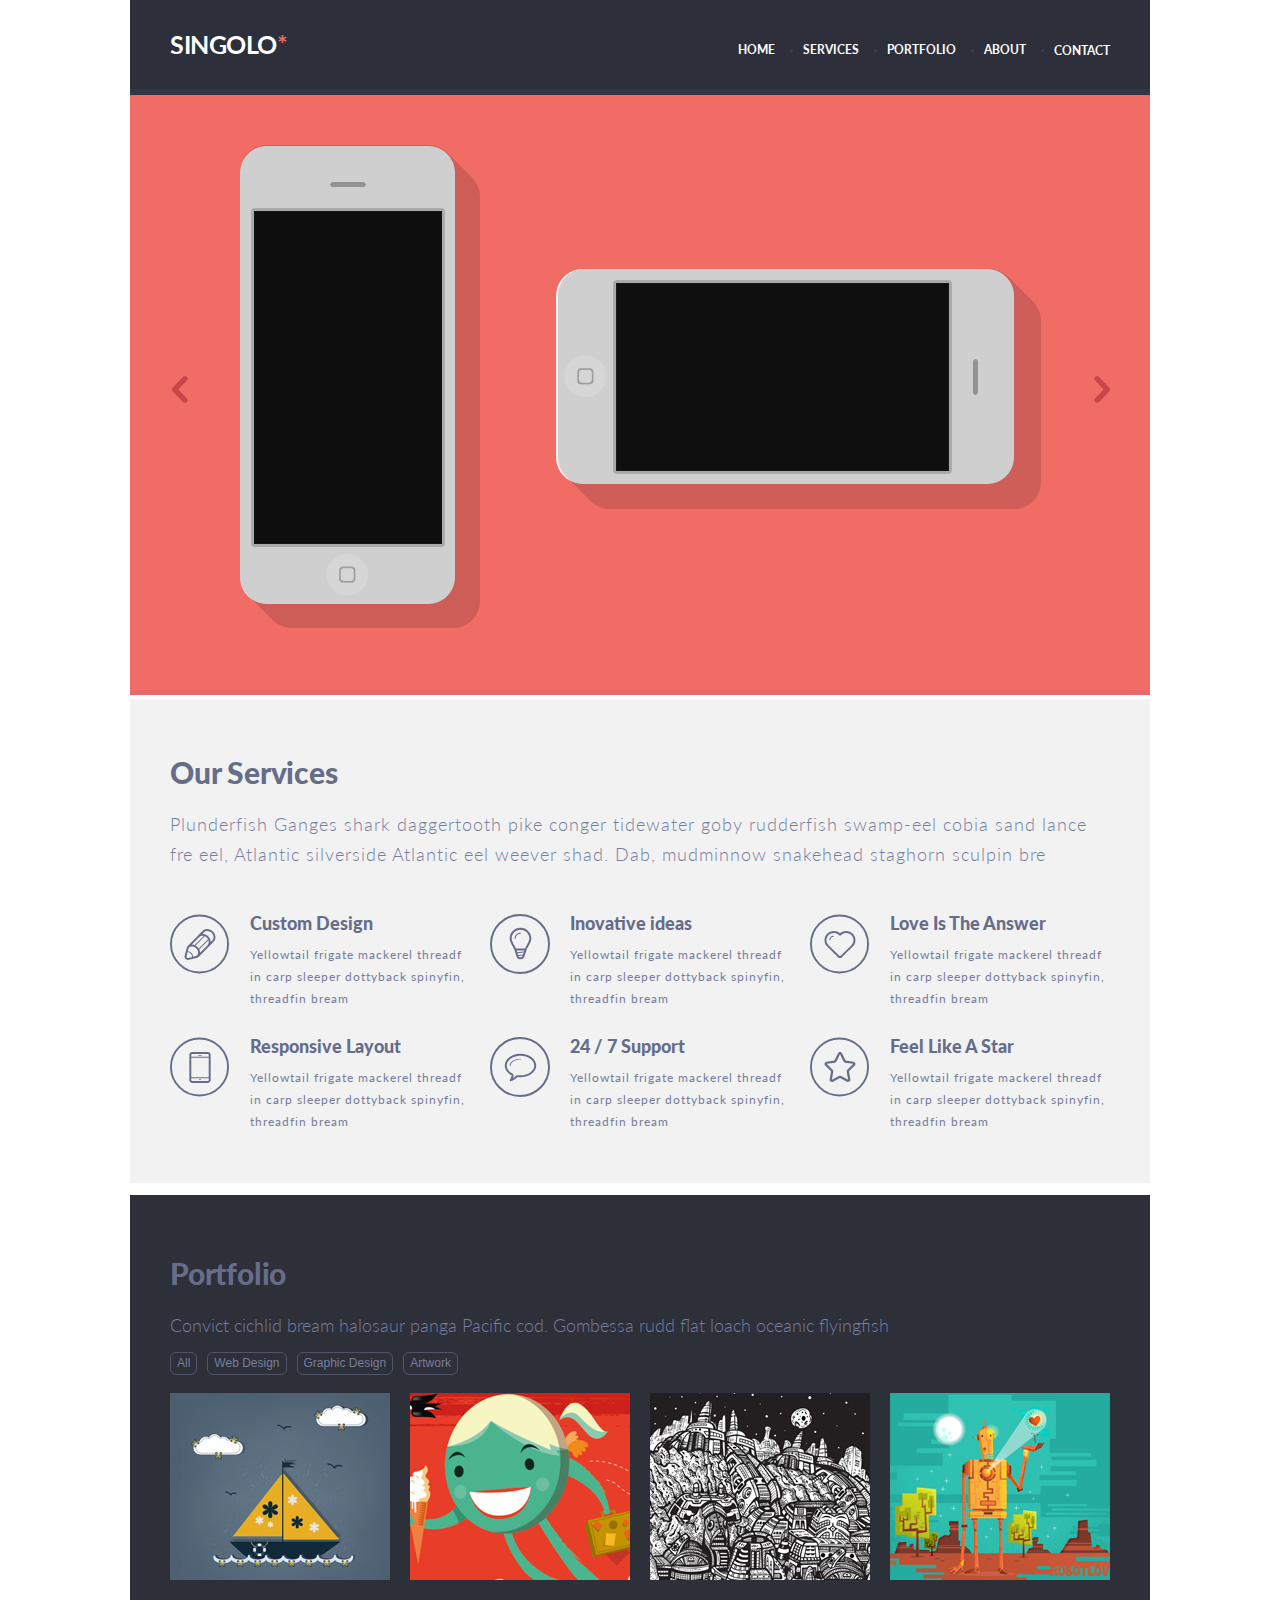
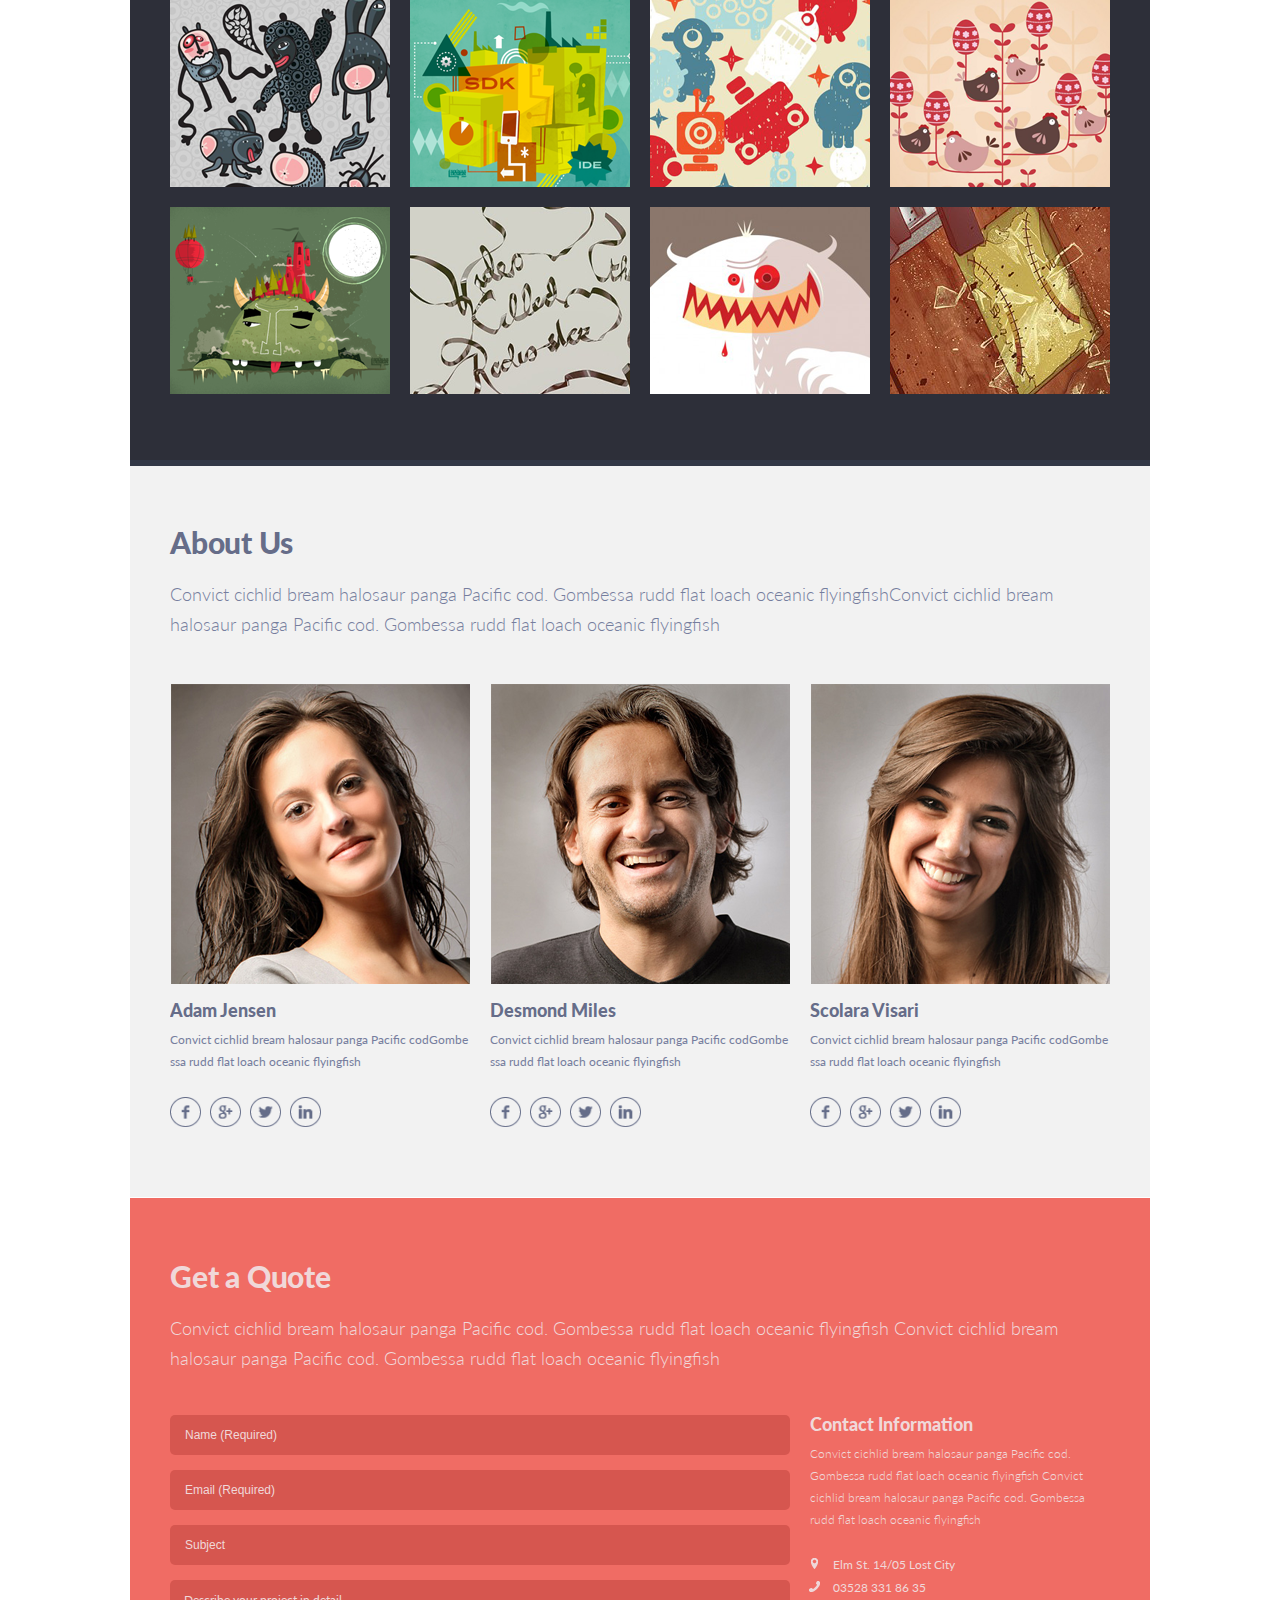
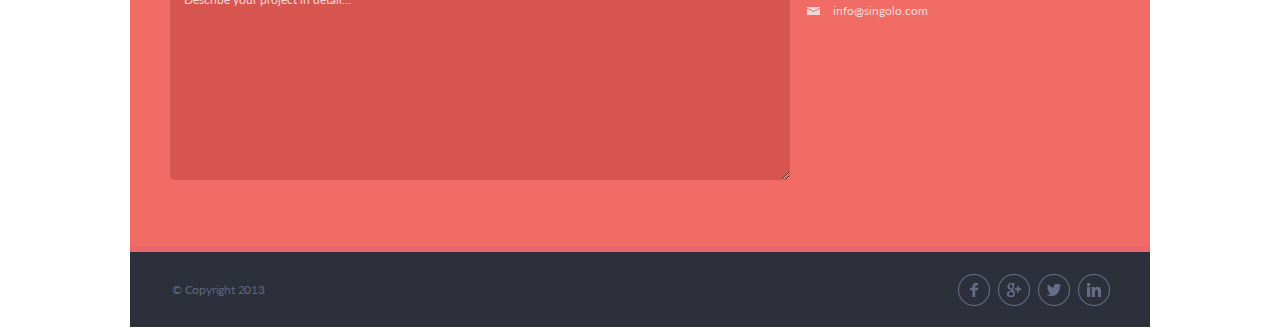
<file: index.html>
<!DOCTYPE html>
<html lang="en">
<head>
	<meta charset="UTF-8">
	<title>Index</title>
	<link href="https://fonts.googleapis.com/css?family=Lato:300,400,700,900&display=swap" rel="stylesheet">
	<link href="style.css" rel="stylesheet">
</head>
<body>
	<header>
		<h1>Singolo</h1>
		<nav>
			<ul> 
				<li><a href='#'>Home</a></li>
				<li><a href='#'>Services</a></li>
				<li><a href='#'>Portfolio</a></li>
				<li><a href='#'>About</a></li>
				<li><a href='#'>Contact</a></li>
			</ul>
		</nav>
	</header>
	<main>
		<div class="slider">
			<div class="slider-left  arrow">
				<img src="assets/img/arr-left.png" alt="prew">
			</div>
			<div class="vertical">
				<img class="shadow-vertical" src="assets/img/Shadow.png">
				
				<img src="assets/img/phone.png">
				
		
			</div>
			<div class="horizontal">
				<img class="shadow-horizontal" src="assets/img/Shadow.png">
				<img src="assets/img/phone.png">
			</div>
			<div class="slider-right arrow">
				<img src="assets/img/arr-right.png" alt="next">
			</div>
		</div>
		<div class="slider-bottom"></div>
		 <div class="service-block">
		 	<h2> Our Services </h2>
		 	<p> Plunderfish Ganges shark daggertooth pike conger tidewater goby rudderfish swamp-eel cobia sand lance fre eel, Atlantic silverside Atlantic eel weever shad. Dab, mudminnow snakehead staghorn sculpin bre </p>
		 	<div class="services-list">
		 		<div class="service">
		 			<img src="assets/img/pen.svg">
		 			<div class="service-text">
		 				<h3> Custom Design</h3>
		 				<p> Yellowtail frigate mackerel threadf in carp sleeper dottyback spinyfin, threadfin bream</p>
		 			</div>
		 			
		 		</div>
		 		<div class="service">
		 			<img src="assets/img/bulb.svg">
		 			<div class="service-text">
		 				<h3> Inovative ideas</h3>	
		 				<p> Yellowtail frigate mackerel threadf in carp sleeper dottyback spinyfin, threadfin bream</p>
		 			</div>
		 		</div>
		 		<div class="service">
		 			<img src="assets/img/heart.svg">
		 			<div class="service-text">
		 				<h3> Love Is The Answer </h3>
		 				<p> Yellowtail frigate mackerel threadf in carp sleeper dottyback spinyfin, threadfin bream</p>
		 			</div>
		 		</div>
		 		<div class="service">
		 			<img src="assets/img/phone.svg">
		 			<div class="service-text">
		 				<h3> Responsive Layout</h3>
		 				<p> Yellowtail frigate mackerel threadf in carp sleeper dottyback spinyfin, threadfin bream</p>
		 			</div>
		 			
		 		</div>
		 		<div class="service">
		 			<img src="assets/img/bubble.svg">
		 			<div class="service-text">
		 				<h3> 24 / 7 Support</h3>
		 				<p> Yellowtail frigate mackerel threadf in carp sleeper dottyback spinyfin, threadfin bream</p>
		 			</div>
		 			
		 		</div>
		 		<div class="service">
		 			<img src="assets/img/star.svg">
		 			<div class="service-text">
		 				<h3> Feel Like A Star </h3>
		 				<p> Yellowtail frigate mackerel threadf in carp sleeper dottyback spinyfin, threadfin bream</p>
		 			</div>
		 			
		 		</div>
		 	</div>
		</div>
	</main>
	<div class="portfolio">
		<h2> Portfolio </h2>
		<p> Convict cichlid bream halosaur panga Pacific cod. Gombessa rudd flat loach oceanic flyingfish </p>
		<div class="image-choice-block">
			<button class="image-choice-button"> All </button>
			<button class="image-choice-button"> Web Design </button>
			<button class="image-choice-button"> Graphic Design</button>
			<button class="image-choice-button"> Artwork </button>
		</div>
		<div class="portfolio-images-block">
			<div class="portfolio-image img1"></div>
			<div class="portfolio-image img2"></div>
			<div class="portfolio-image img3"></div>
			<div class="portfolio-image img4"></div>
			<div class="portfolio-image img5"></div>
			<div class="portfolio-image img6"></div>
			<div class="portfolio-image img7"></div>
			<div class="portfolio-image img8"></div>
			<div class="portfolio-image img9"></div>
			<div class="portfolio-image img10"></div>
			<div class="portfolio-image img11"></div>
			<div class="portfolio-image img12"></div>
		</div>
	</div>
		<div class="about">
			<h2> About Us </h2>
			<p> Convict cichlid bream halosaur panga Pacific cod. Gombessa rudd flat loach oceanic flyingfishConvict cichlid bream halosaur panga Pacific cod. Gombessa rudd flat loach oceanic flyingfish </p>
			<div class="team">
				<div class="team-member">
					<div class="team-member-photo member-one"></div>
					<h3 class="team-member-name"> Adam Jensen </h3>
					<p> Convict cichlid bream halosaur panga Pacific codGombe ssa rudd flat loach oceanic flyingfish</p>
					<div class="social-info">
						<img src="assets/img/facebook.png" alt="fcb icon">
						<img src="assets/img/google+.png" alt="google icon">
						<img src="assets/img/twitter.png" alt="twitter icon">
						<img src="assets/img/linkedin.png" alt="linkedin icon">
					</div>
				</div>
				<div class="team-member">
					<div class="team-member-photo member-two"></div>
					<h3 class="team-member-name"> Desmond Miles </h3>
					<p> Convict cichlid bream halosaur panga Pacific codGombe ssa rudd flat loach oceanic flyingfish</p>
					<div class="social-info">
						<img src="assets/img/facebook.png" alt="fcb icon">
						<img src="assets/img/google+.png" alt="google icon">
						<img src="assets/img/twitter.png" alt="twitter icon">
						<img src="assets/img/linkedin.png" alt="linkedin icon">
					</div>
				</div>
				<div class="team-member">
					<div class="team-member-photo member-three"></div>
					<h3 class="team-member-name"> Scolara Visari </h3>
					<p> Convict cichlid bream halosaur panga Pacific codGombe ssa rudd flat loach oceanic flyingfish</p>
					<div class="social-info">
						<img src="assets/img/facebook.png" alt="fcb icon">
						<img src="assets/img/google+.png" alt="google icon">
						<img src="assets/img/twitter.png" alt="twitter icon">
						<img src="assets/img/linkedin.png" alt="linkedin icon">
					</div>
				</div>
			</div>
		</div>
	</div>
	<div class="feedback">
		<h2> Get a Quote </h2>
		<p> Convict cichlid bream halosaur panga Pacific cod. Gombessa rudd flat loach oceanic flyingfish Convict cichlid bream halosaur panga Pacific cod. Gombessa rudd flat loach oceanic flyingfish </p>
		<div class="form-and-contact-block">
			<form action="">
			<fieldset>
				<div class="group">
					<div class="group-field">
						<input id="username" type="text" name="username" placeholder="Name (Required)" required pattern="^[a-z0-9_-]{3,15}$">
					</div>
				</div>

				<div class="group">
					<div class="group-field">
						<input id="email" type="email" name="email" placeholder="Email (Required)" required pattern="^[a-z0-9_-]{3,15}$">
					</div>
				</div>

				<div class="group">
					<div class="group-field">
						<input id="subject" type="tel" type="text"  name="subject" placeholder="Subject" title="describe the theme">
					</div>
				</div>

				<div class="group">
					<div class="group-field">
						<textarea id="message" name="message" placeholder="Describe your project in detail..." required></textarea>
					</div>
				</div>
			</fieldset>
			</form>

			<div class="contact-info">
				<h3>Contact Information</h3>
				<p>Convict cichlid bream halosaur panga Pacific cod. Gombessa rudd flat loach oceanic flyingfish Convict cichlid bream halosaur panga Pacific cod. Gombessa rudd flat loach oceanic flyingfish</p>
				<ul class="contact-list">
					<li class="location"><span>Elm St. 14/05 Lost City</span></li>
					<li class="phone"> <a href="tel:035283318635">03528 331 86 35</a></li>
					<li class="mail"><a href="mailto:info@singolo.com">info@singolo.com</a> </li>
				</ul>
			</div>
		</div>
	</div>
	<footer>
		<div>
			<p>&copy; Copyright 2013</p>
		</div>
		<div class="social-info">
			<img src="assets/img/facebook.png" alt="fcb icon">
			<img src="assets/img/google+.png" alt="google icon">
			<img src="assets/img/twitter.png" alt="twitter icon">
			<img src="assets/img/linkedin.png" alt="linkedin icon">
		</div>
	</footer>
</body>
</html>
</file>
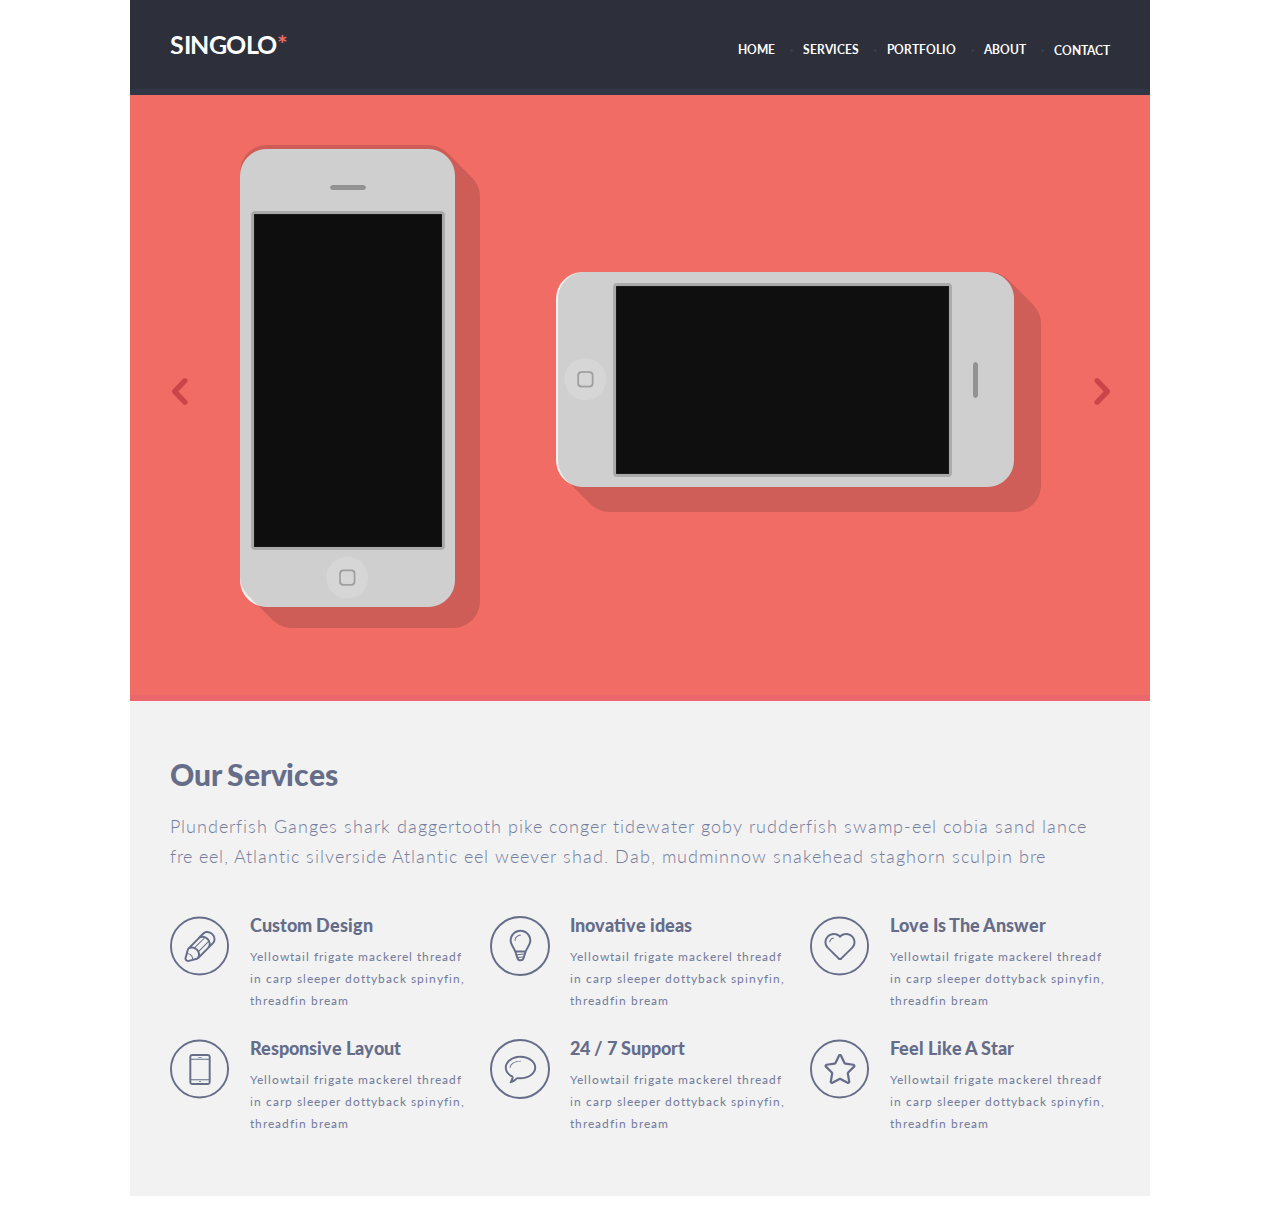
<file: singolo1.html>
<!DOCTYPE html>
<html lang="en">
<head>
	<meta charset="UTF-8">
	<title>Singolo Part I</title>
	<link href="https://fonts.googleapis.com/css?family=Lato:300,400,700,900&display=swap" rel="stylesheet">
	<link href="singolo1.css" rel="stylesheet">
</head>
<body>
	<header>
		<h1>Singolo</h1>
		<nav>
			<ul> 
				<li><a href='#'>Home</a></li>
				<li><a href='#'>Services</a></li>
				<li><a href='#'>Portfolio</a></li>
				<li><a href='#'>About</a></li>
				<li><a href='#'>Contact</a></li>
			</ul>
		</nav>
	</header>
	<main>
		<div class="slider">
			<div class="slider-left  arrow">
				<img src="assets/img/arr-left.png" alt="prew">
			</div>
			<div class="vertical">
				<img class="shadow-vertical" src="assets/img/Shadow.png">
				<img src="assets/img/phone.png">
			</div>
			<div class="horizontal">
				<img class="shadow-horizontal" src="assets/img/Shadow.png">
				<img src="assets/img/phone.png">
			</div>
			<div class="slider-right arrow">
				<img src="assets/img/arr-right.png" alt="next">
			</div>
		</div>
		<div class="slider-bottom"></div>
		 <div class="service-block">
		 	<h2> Our Services </h2>
		 	<p> Plunderfish Ganges shark daggertooth pike conger tidewater goby rudderfish swamp-eel cobia sand lance fre eel, Atlantic silverside Atlantic eel weever shad. Dab, mudminnow snakehead staghorn sculpin bre </p>
		 	<div class="services-list">
		 		<div class="service">
		 			<img src="assets/img/pen.svg">
		 			<div class="service-text">
		 				<h3> Custom Design</h3>
		 				<p> Yellowtail frigate mackerel threadf in carp sleeper dottyback spinyfin, threadfin bream</p>
		 			</div>
		 			
		 		</div>
		 		<div class="service">
		 			<img src="assets/img/bulb.svg">
		 			<div class="service-text">
		 				<h3> Inovative ideas</h3>	
		 				<p> Yellowtail frigate mackerel threadf in carp sleeper dottyback spinyfin, threadfin bream</p>
		 			</div>
		 		</div>
		 		<div class="service">
		 			<img src="assets/img/heart.svg">
		 			<div class="service-text">
		 				<h3> Love Is The Answer </h3>
		 				<p> Yellowtail frigate mackerel threadf in carp sleeper dottyback spinyfin, threadfin bream</p>
		 			</div>
		 		</div>
		 		<div class="service">
		 			<img src="assets/img/phone.svg">
		 			<div class="service-text">
		 				<h3> Responsive Layout</h3>
		 				<p> Yellowtail frigate mackerel threadf in carp sleeper dottyback spinyfin, threadfin bream</p>
		 			</div>
		 			
		 		</div>
		 		<div class="service">
		 			<img src="assets/img/bubble.svg">
		 			<div class="service-text">
		 				<h3> 24 / 7 Support</h3>
		 				<p> Yellowtail frigate mackerel threadf in carp sleeper dottyback spinyfin, threadfin bream</p>
		 			</div>
		 			
		 		</div>
		 		<div class="service">
		 			<img src="assets/img/star.svg">
		 			<div class="service-text">
		 				<h3> Feel Like A Star </h3>
		 				<p> Yellowtail frigate mackerel threadf in carp sleeper dottyback spinyfin, threadfin bream</p>
		 			</div>
		 			
		 		</div>
		 	</div>
		</div>
	</main>
</body>
</html>
</file>
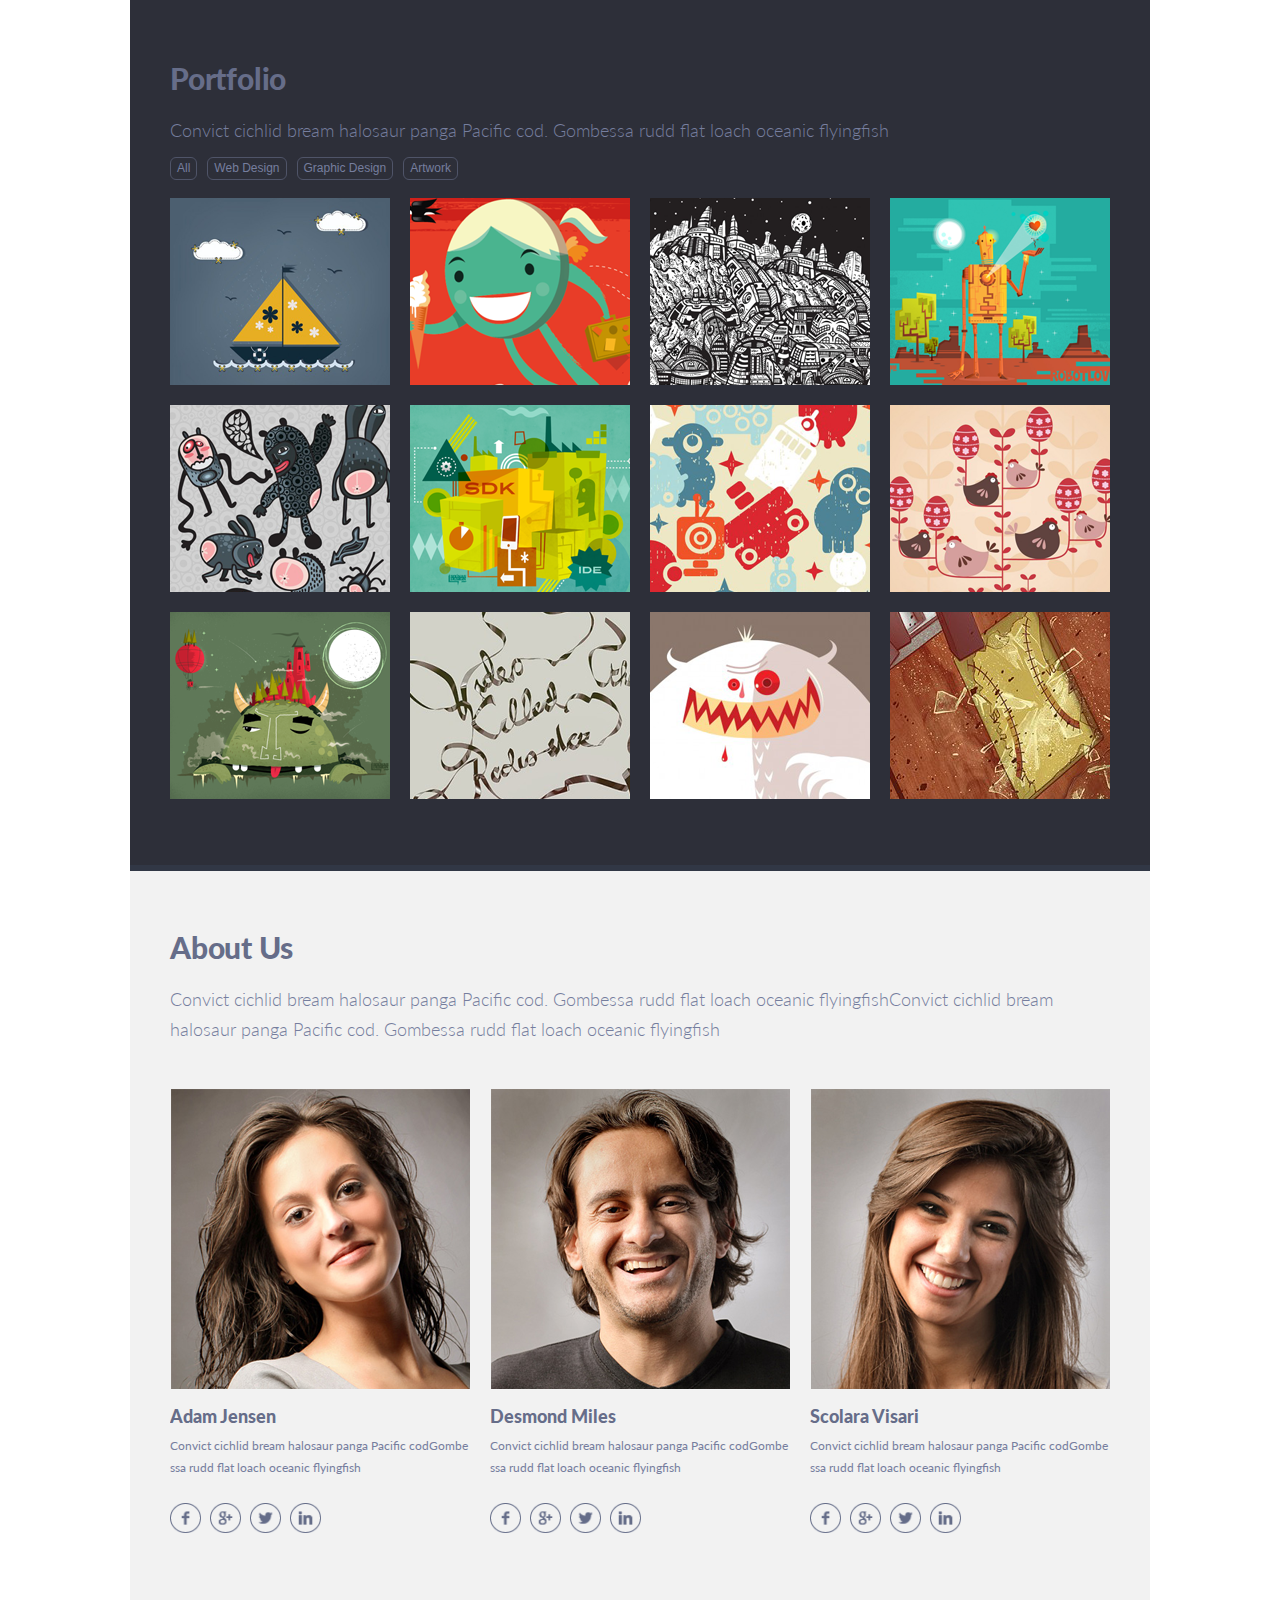
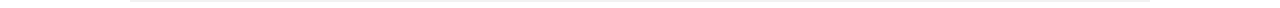
<file: singolo2.html>
<!DOCTYPE html>
<html lang="en">
<head>
	<meta charset="UTF-8">
	<title>Singolo2</title>
	<link href="https://fonts.googleapis.com/css?family=Lato:300,400,700,900&display=swap" rel="stylesheet">
	<link href="singolo2.css" rel="stylesheet">
</head>
<body>
	<div class="portfolio">
		<h2> Portfolio </h2>
		<p> Convict cichlid bream halosaur panga Pacific cod. Gombessa rudd flat loach oceanic flyingfish </p>
		<div class="image-choice-block">
			<button class="image-choice-button"> All </button>
			<button class="image-choice-button"> Web Design </button>
			<button class="image-choice-button"> Graphic Design</button>
			<button class="image-choice-button"> Artwork </button>
		</div>
		<div class="portfolio-images-block">
			<div class="portfolio-image img1"></div>
			<div class="portfolio-image img2"></div>
			<div class="portfolio-image img3"></div>
			<div class="portfolio-image img4"></div>
			<div class="portfolio-image img5"></div>
			<div class="portfolio-image img6"></div>
			<div class="portfolio-image img7"></div>
			<div class="portfolio-image img8"></div>
			<div class="portfolio-image img9"></div>
			<div class="portfolio-image img10"></div>
			<div class="portfolio-image img11"></div>
			<div class="portfolio-image img12"></div>
		</div>
	</div>
		<div class="about">
			<h2> About Us </h2>
			<p> Convict cichlid bream halosaur panga Pacific cod. Gombessa rudd flat loach oceanic flyingfishConvict cichlid bream halosaur panga Pacific cod. Gombessa rudd flat loach oceanic flyingfish </p>
			<div class="team">
				<div class="team-member">
					<div class="team-member-photo member-one"></div>
					<h3> Adam Jensen </h3>
					<p> Convict cichlid bream halosaur panga Pacific codGombe ssa rudd flat loach oceanic flyingfish</p>
					<div class="social-info">
						<img src="assets/img/facebook.png" alt="fcb icon">
						<img src="assets/img/google+.png" alt="google icon">
						<img src="assets/img/twitter.png" alt="twitter icon">
						<img src="assets/img/linkedin.png" alt="linkedin icon">
					</div>
				</div>
				<div class="team-member">
					<div class="team-member-photo member-two"></div>
					<h3> Desmond Miles </h3>
					<p> Convict cichlid bream halosaur panga Pacific codGombe ssa rudd flat loach oceanic flyingfish</p>
					<div class="social-info">
						<img src="assets/img/facebook.png" alt="fcb icon">
						<img src="assets/img/google+.png" alt="google icon">
						<img src="assets/img/twitter.png" alt="twitter icon">
						<img src="assets/img/linkedin.png" alt="linkedin icon">
					</div>
				</div>
				<div class="team-member">
					<div class="team-member-photo member-three"></div>
					<h3> Scolara Visari </h3>
					<p> Convict cichlid bream halosaur panga Pacific codGombe ssa rudd flat loach oceanic flyingfish</p>
					<div class="social-info">
						<img src="assets/img/facebook.png" alt="fcb icon">
						<img src="assets/img/google+.png" alt="google icon">
						<img src="assets/img/twitter.png" alt="twitter icon">
						<img src="assets/img/linkedin.png" alt="linkedin icon">
					</div>
				</div>
			</div>
		</div>
	</div>
</body>
</html>
</file>
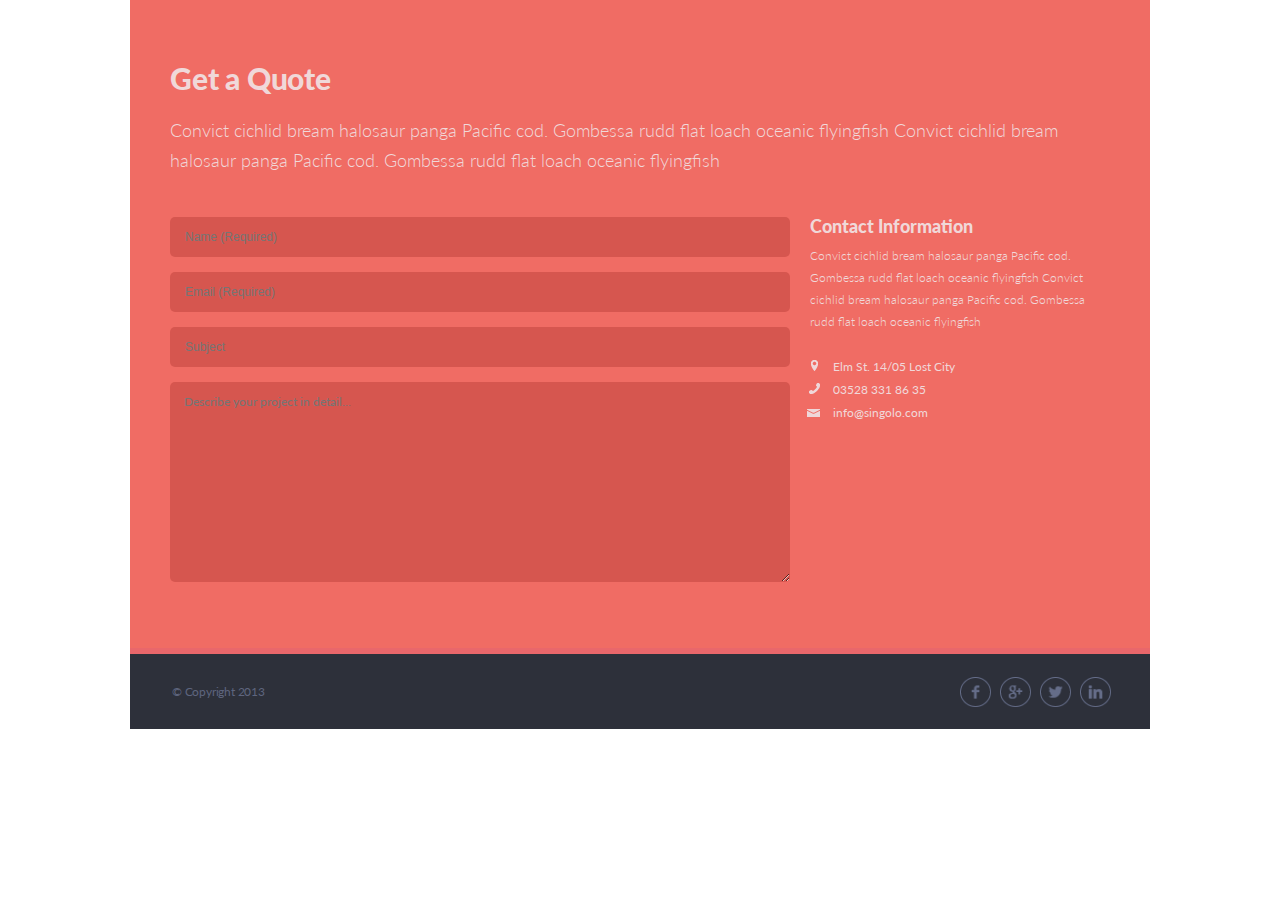
<file: singolo3.html>
<!DOCTYPE html>
<html lang="en">
<head>
	<meta charset="UTF-8">
	<title>Singolo3</title>
	<link href="https://fonts.googleapis.com/css?family=Lato:300,400,700,900&display=swap" rel="stylesheet">
	<link href="singolo3.css" rel="stylesheet">
</head>
<body>
	<div class="feedback">
		<h2> Get a Quote </h2>
		<p> Convict cichlid bream halosaur panga Pacific cod. Gombessa rudd flat loach oceanic flyingfish Convict cichlid bream halosaur panga Pacific cod. Gombessa rudd flat loach oceanic flyingfish </p>
		<div class="form-and-contact-block">
			<form action="">
			<fieldset>
				<div class="group">
					<div class="group-field">
						<input id="username" type="text" name="username" placeholder="Name (Required)" required pattern="^[a-z0-9_-]{3,15}$">
					</div>
				</div>

				<div class="group">
					<div class="group-field">
						<input id="email" type="email" name="email" placeholder="Email (Required)" required pattern="^[a-z0-9_-]{3,15}$">
					</div>
				</div>

				<div class="group">
					<div class="group-field">
						<input id="subject" type="tel" type="text"  name="subject" placeholder="Subject" title="describe the theme">
					</div>
				</div>

				<div class="group">
					<div class="group-field">
						<textarea id="message" name="message" placeholder="Describe your project in detail..." required></textarea>
					</div>
				</div>
			</fieldset>
			</form>

			<div class="contact-info">
				<h3>Contact Information</h3>
				<p>Convict cichlid bream halosaur panga Pacific cod. Gombessa rudd flat loach oceanic flyingfish Convict cichlid bream halosaur panga Pacific cod. Gombessa rudd flat loach oceanic flyingfish</p>
				<ul class="contact-list">
					<li class="location"><span>Elm St. 14/05 Lost City</span></li>
					<li class="phone"> <a href="tel:035283318635">03528 331 86 35</a></li>
					<li class="mail"><a href="mailto:info@singolo.com">info@singolo.com</a> </li>
				</ul>
			</div>
		</div>
	</div>
	<footer>
		<div>
			<p>&copy; Copyright 2013</p>
		</div>
		<div class="social-info">
			<img src="assets/img/facebook.png" alt="fcb icon">
			<img src="assets/img/google+.png" alt="google icon">
			<img src="assets/img/twitter.png" alt="twitter icon">
			<img src="assets/img/linkedin.png" alt="linkedin icon">
		</div>
	</footer>
	<!-- <div class="about">
			<h2> About Us </h2>
			<p> Convict cichlid bream halosaur panga Pacific cod. Gombessa rudd flat loach oceanic flyingfishConvict cichlid bream halosaur panga Pacific cod. Gombessa rudd flat loach oceanic flyingfish </p>
			<div class="team">
				<div class="team-member">
					<div class="team-member-photo member-one"></div>
					<h3> Adam Jensen </h3>
					<p> Convict cichlid bream halosaur panga Pacific codGombe ssa rudd flat loach oceanic flyingfish</p>
					<div class="social-info">
						<img src="assets/img/facebook.png" alt="fcb icon">
						<img src="assets/img/google+.png" alt="google icon">
						<img src="assets/img/twitter.png" alt="twitter icon">
						<img src="assets/img/linkedin.png" alt="linkedin icon">
					</div>
				</div>
				<div class="team-member">
					<div class="team-member-photo member-two"></div>
					<h3> Desmond Miles </h3>
					<p> Convict cichlid bream halosaur panga Pacific codGombe ssa rudd flat loach oceanic flyingfish</p>
					<div class="social-info">
						<img src="assets/img/facebook.png" alt="fcb icon">
						<img src="assets/img/google+.png" alt="google icon">
						<img src="assets/img/twitter.png" alt="twitter icon">
						<img src="assets/img/linkedin.png" alt="linkedin icon">
					</div>
				</div>
				<div class="team-member">
					<div class="team-member-photo member-three"></div>
					<h3> Scolara Visari </h3>
					<p> Convict cichlid bream halosaur panga Pacific codGombe ssa rudd flat loach oceanic flyingfish</p>
					<div class="social-info">
						<img src="assets/img/facebook.png" alt="fcb icon">
						<img src="assets/img/google+.png" alt="google icon">
						<img src="assets/img/twitter.png" alt="twitter icon">
						<img src="assets/img/linkedin.png" alt="linkedin icon">
					</div>
				</div>
			</div>
		</div> 
	</div> -->
</body>
</html>
</file>
<file: style.css>
body {
  margin: 0 auto;
  width: 1020px;
  font-family: "Lato";
}

header {
  width: 100%;
  height: 89px;
  background-color: #2d303a;
  color: #ffffff;
  text-transform: uppercase;
  display: flex;
  flex-flow: row nowrap;
  justify-content: space-between;
  align-items: center;
  border-bottom: 6px solid #323746;
  
}

header h1 {
  padding-left: 40px;
  font-size: 25px;
  line-height: 7px;
  font-weight: 700;
  text-align: left;
  letter-spacing: -0.5px;
}

header h1::after {
  content: '*';
  color: #f06c64;
}

nav ul {
  display: flex;
  flex-flow: row nowrap;
  justify-content: space-between;
  align-items: center;
  list-style-type: none;
  padding: 12px 40px 0 0;
  font-size: 12px;
  font-weight: 700;
  line-height: 6px;
  letter-spacing: 0;
}

nav ul li {
  margin-right: 10px;  
}

nav ul li:last-child {
  margin-right: 0;
}

nav ul li::after {
  content: '';
  display: inline-block;
  width: 3px;
  height: 3px;
  border-radius: 50%;
  background-color: #3a3e4d;
  margin: 0 0 2px 15px;
}

nav ul li:last-child::after {
  content: '';
  display: none;
}

nav ul li a:hover,
nav ul li a:active {
  color: #f06c64;
  cursor: pointer;
}

nav ul li a {
  text-decoration: none;
  color: white;
}

.slider {
  width: 100%;
  height: 595px;
  background-color: #f06c64;
  display: flex;
  flex-flow: row nowrap;
  justify-content: space-around;
  align-items: center;
  padding-right: 137px;
  box-sizing: border-box;
  z-index: 0;
  position: relative;
}

.slider img {
  z-index: 5;
}

.arrow {
  position: absolute;
  z-index: 2;
  display: inline-block;
  margin-top: -17px;
  cursor: pointer;
}

.arrow:hover {
  background-color: gray;
}

.slider-left {
  top: 50%;
  left: 42px;
}

.slider-right {
  top: 50%;
  right: 40px;
}

.vertical {
  margin: -32px 0 0 -12px;
}

.horizontal {
  transform: rotate(90deg);
  margin: -32px 0 0 -24px;
  position: relative;
}

.shadow-vertical {
  position: absolute;
  top: 50px;
  z-index: 1;
}

.shadow-horizontal {
  position: absolute;
  top: -27px;
  margin: 0;
  z-index: 1;
  transform: rotateY(180deg);
}

.slider-bottom {
  position: relative;
  top: -10px;
  z-index: -1;
  background-color: #ea676b;
  height: 15px;
  width: 100%;
}

.service-block {
  width: 100%;
  height: 490px;
  position: relative;
  top: -6px;
  z-index: -2;
  background-color: #f2f2f2;
  border-bottom: 6px solid #ffffff;
  padding: 0 40px;
  box-sizing: border-box;
}

.service-block h2 {
  font-size: 30px;
  letter-spacing: -0.2px;
  line-height: 17px;
  color: #666d89;
  font-weight: 900;
  text-align: left;
  margin: 0;
  padding: 65px 0 10px; 
}

.service-block p {
  font-size: 18px;
  line-height: 30px;
  color: #767e9e;
  font-weight: 300;
  text-align: left;
  letter-spacing: 1px;
} 

.services-list {
  width: 100%;
  padding: 27px 0 35px;
  display: flex;
  flex-flow: row wrap;
}

.service {
  width: 300px;
  height: 85px;
  margin-right: 20px;
  overflow: hidden;
  padding-bottom: 38px;
  display: flex;
  flex-flow: row nowrap;
}

.service:last-child,
.service:nth-child(3) {
  margin-right: 0;
}

.service-text h3 {
  padding: 0;
  margin: 0;
  font-size: 18px;
  line-height: 18px;
  color: #666d89;
  font-family: "Lato";
  font-weight: 900;
  text-align: left;
}

.service img {
  width: 60px;
  height: 60px;
  margin-right: 20px;
  display: block;
}

.service-text {
  width: 240px;
}

.service-text p {
  font-size: 12px;
  line-height: 22px;
  color: #767e9e;
  font-family: "Lato";
  font-weight: 400;
  text-align: left;
}

/* beginning singolo 2 */

.portfolio {
  width: 100%;
  height: 871px;
  box-sizing: border-box;
  background-color: #2d2f39;
  border-bottom: 6px solid #313745;
  padding: 5px 30px 0 30px;
}

.portfolio h2,
.about h2 {
  font-size: 30px;
  letter-spacing: -0.2px;
  line-height: 17px;
  color: #666d89;
  font-weight: 900;
  text-align: left;
  margin: 0;
  padding: 65px 0 10px 10px; 
}

.portfolio p,
.about p {
  margin-bottom: 12px;
  padding-left: 10px;
  font-size: 18px;
  line-height: 30px;
  color: #767e9e;
  font-weight: 300;
}

.image-choice-block {
  display: flex;
  flex-flow: row nowrap;
  align-items: flex-start;
  padding-left: 10px;  
}

.image-choice-button {
  background-color: #2d2f39;
  color: #767e9e;
  font-size: 12px;
  line-height: 21px;
  letter-spacing: 0;
  font-weight: 400;
  border: 1px solid #4f5468;
  border-radius: 6px;
  padding: 0 6px;
  margin-right: 10px;
}

.image-choice-button:hover,
.image-choice-button:active {
  color: #dedede;
  cursor: pointer;
  border: 1px solid #dedede;;
}

.portfolio-images-block {
  width: 100%;
  display: flex;
  flex-flow: row wrap;
  overflow: hidden;
  padding-top: 18px;
}

.portfolio-image {
  margin: 0 10px 20px;
  background-color: #464b5e;
  width: 220px;
  height: 187px;
}

.img1 {
  background-image: url("assets/img/portfolio1.png");
  background-position: -5px -12px;
}

.img2 {
  background-image: url("assets/img/portfolio2.png");
  background-position: -80px -44px;
}

.img3 {
  background-image: url("assets/img/portfolio3.png");
  background-position: -10px -2px;
}

.img4 {
  background-image: url("assets/img/portfolio4.png");
  background-position: -23px -3px;
}

.img5 {
  background-image: url("assets/img/portfolio5.png");
  background-position: -7px -15px;
}

.img6 {
  background-image: url("assets/img/portfolio6.png");
  background-position: -15px -5px;
}

.img7 {
  background-image: url("assets/img/portfolio7.png");
  background-position: -29px -38px;
}

.img8 {
  background-image: url("assets/img/portfolio8.png");
  background-position: -25px -32px;
}

.img9 {
  background-image: url("assets/img/portfolio9.png");
  background-position: -15px -3px;
}

.img10 {
  background-image: url("assets/img/portfolio10.png");
  background-position: -139px -112px;
}

.img11 {
  background-image: url("assets/img/portfolio11.png");
  background-position: -145px -175px;
}

.img12 {
  background-image: url("assets/img/portfolio12.png");
  background-position: -35px -59px;
}

.about {
  height: 737px;
  width: 100%;
  background-color: #f2f2f2;
  padding: 3px 30px 0;
  border-bottom: 6px solid #ffffff;
  box-sizing: border-box;
  
}

.team {
  width: 100%;
  height: 450px;
  padding-top: 32px;
  display: flex;
  flex-flow: row wrap;
  overflow: hidden;
}

.team-member {
  width: 300px;
  overflow: hidden;
  margin: 0 10px;
}

.team-member-photo {
  width: 300px;
  height: 301px;
}

.member-one {
  background-image: url("assets/img/photo1.png");
  background-position: 1px 1px;
  background-repeat: no-repeat;
}

.member-two {
  background-image: url("assets/img/photo2.png");
  background-position: 1px 1px;
  background-repeat: no-repeat;
}

.member-three {
  background-image: url("assets/img/photo3.png");
  background-position: 1px 1px;
  background-repeat: no-repeat;
}

.about h3 {
  height: 18px;
  font-size: 18px;
  line-height: 18px;
  color: #666d89;
  font-weight: 900;
  white-space: nowrap;
  margin-top: 17px;
  margin-bottom: 18px; 
 }

.team-member p {
  font-size: 12px;
  line-height: 22px;
  color: #767e9e;
  font-weight: 400;
  padding: 0;
  margin: -8px 0;
}

.social-info {
  width: 300px;
  display: flex;
  flex-flow: row nowrap;
  margin-top: 32px;
  align-items: flex-start;
}

.social-info img {
  width: 31px;
  height: 30px;
  margin-right: 9px;
}

.social-info img:hover {
  background-color: blue;
  border-radius: 50%;
  cursor: pointer;
}

/* beginning singolo 3 */

.feedback {
  width: 100%;
  height: 654px;
  box-sizing: border-box;
  background-color: #f06c64;
  border-bottom: 6px solid #e9676b;
  padding: 5px 30px 0 30px;
  color: #f0d8d9;
  position: relative;
  top: -5px;
}

.feedback h2 {
  font-size: 30px;
  letter-spacing: -0.2px;
  line-height: 17px;
  font-weight: 900;
  text-align: left;
  margin: 0;
  padding: 65px 0 10px 10px; 
}


.feedback p {
  margin-bottom: 12px;
  padding-left: 10px;
  font-size: 18px;
  line-height: 30px;
  color: #767e9e;
  font-weight: 300;
}

.feedback p {
  color: #f0d8d9;;
}

.form-and-contact-block {
  width: 100%;
  display: flex;
  flex-flow: row nowrap;
  align-items: flex-start;
}

form {
  width: 620px;
  margin: 30px 10px 0;
  padding: 0;
  font-weight: 400;
}

fieldset {
  width: 100%;
  background-color: #f06c64;
  border:none;
  margin: 0;
  padding: 0;
  color: #f0d8d9;
}

input:focus {
  background: #eaeaea;
  outline: none;
}

input {
  width: 100%;
  border-radius: 5px;
  border: none;
  padding: 13px 15px;
  margin:0 0 15px;
  box-sizing: border-box;
  font-size: 12px;
  background-color: #d6564f;
  
}

input::-webkit-input-placeholder {color: #f0d8d9;}
input::-moz-placeholder {color: #f0d8d9;}
textarea::-webkit-input-placeholder {color: #f0d8d9;}
textarea::-moz-placeholder {color: #f0d8d9;}

textarea {
  width: 100%;
  height: 200px;
  background-color: #d6564f;
  border-radius: 5px;
  overflow: auto;
  margin: 0 0 10px;
  border: none;
  font-family: 'Lato', sans-serif;
  padding: 12px 0 0 14px;
  font-size: 12px;
  box-sizing: border-box;
  color: #f48c8f;
}

textarea:active, textarea:focus {
  outline: none;
}

.contact-info {
  margin: 30px 10px 0;
  width: 300px;
  color: #f0d8d9;
}

.contact-info h3 {
  font-size: 18px;
  line-height: 18px;
  font-weight: 900;
  margin: 0;
}

.feedback h3+p {
  font-size: 12px;
  line-height: 22px;
  padding: 0;
  margin-top: 10px;
  margin-bottom: 0;
}

.contact-list{
  list-style-type: none;
  color: #f0d8d9;
  padding-top: 21px;
  padding-left: 15px;
  margin: 0;
}

.contact-list>li{
  margin-top: 4px;
  font-size: 12px;

}

.contact-list>.location {
  list-style-image: url(./assets/img/location.png);
  padding-top: 1px;
  padding-left: 2px;
}

.contact-list>.phone{
  list-style-image: url(./assets/img/phone2.png);
  padding-top: 4px;
  margin-left: 2px;
}

.contact-list>.mail{
  list-style-image: url(./assets/img/mail.png);
  margin-top: 8px;
  margin-left: 2px;
}

.contact-list .phone>a,
.contact-list .mail>a {
  text-decoration: none;
  color: #f0d8d9;
  margin-left: 6px;
}

.contact-list .phone>span,
.contact-list .location>span {
  margin-left: 6px;
}

footer {
  height: 75px;
  background-color: #2d303a;
  display: flex;
  justify-content: space-between;
  align-items: center;
  position: relative;
  top: -5px;
}


footer p {
  font-size: 12px;
  color: #5e657e;
  margin-left: 42px;
  letter-spacing: -0.2px;
}

footer .social-info {
  width: 300px;
  display: flex;
  flex-flow: row nowrap;
  margin-top: 0px;
  justify-content: flex-end;
  margin-right: 32px;
}

footer .social-info img {
  width: 32px;
  height: 32px;
  margin-right: 8px;
}

.social-info img:hover {
  background-color: blue;
  border-radius: 50%;
  cursor: pointer;
}
</file>
<file: singolo1.css>
body {
  margin: 0 auto;
  width: 1020px;
  font-family: "Lato";
}

header {
  width: 100%;
  height: 89px;
  background-color: #2d303a;
  color: #ffffff;
  text-transform: uppercase;
  display: flex;
  flex-flow: row nowrap;
  justify-content: space-between;
  align-items: center;
  border-bottom: 6px solid #323746;
  
}

h1 {
  padding-left: 40px;
  font-size: 25px;
  line-height: 7px;
  font-weight: 700;
  text-align: left;
  letter-spacing: -0.5px;
}

h1::after {
  content: '*';
  color: #f06c64;
}

ul {
  display: flex;
  flex-flow: row nowrap;
  justify-content: space-between;
  align-items: center;
  list-style-type: none;
  padding: 12px 40px 0 0;
  font-size: 12px;
  font-weight: 700;
  line-height: 6px;
  letter-spacing: 0;
}

li {
  margin-right: 10px;  
}

li:last-child {
  margin-right: 0;
}

li::after {
  content: '';
  display: inline-block;
  width: 3px;
  height: 3px;
  border-radius: 50%;
  background-color: #3a3e4d;
  margin: 0 0 2px 15px;
}

li:last-child::after {
  content: '';
  display: none;
}

a:hover,
a:active {
  color: #f06c64;
  cursor: pointer;
}

a {
  text-decoration: none;
  color: white;
}

.slider {
  width: 100%;
  height: 600px;
  background-color: #f06c64;
  display: flex;
  flex-flow: row nowrap;
  justify-content: space-around;
  align-items: center;
  padding-right: 137px;
  box-sizing: border-box;
  z-index: 0;
  position: relative;
}

.slider img {
  z-index: 2;
}

.arrow {
  position: absolute;
  z-index: 2;
  display: inline-block;
  margin-top: -17px;
  cursor: pointer;
}

.arrow:hover {
  background-color: gray;
}

.slider-left {
  top: 50%;
  left: 42px;
}

.slider-right {
  top: 50%;
  right: 40px;
}

.vertical {
  margin: -32px 0 0 -12px;
}

.horizontal {
  transform: rotate(90deg);
  margin: -32px 0 0 -24px;
  position: relative;
}

.shadow-vertical {
  position: absolute;
  top: 50px;
  z-index: 1;
}

.shadow-horizontal {
  position: absolute;
  top: -27px;
  margin: 0;
  z-index: 1;
  transform: rotateY(180deg);
}

.slider-bottom {
  position: relative;
  top: -9px;
  z-index: -1;
  background-color: #ea676b;
  height: 15px;
  width: 100%;
}

.service-block {
  width: 100%;
  height: 501px;
  position: relative;
  top: -9px;
  background-color: #f2f2f2;
  border-bottom: 6px solid #ffffff;
  padding: 0 40px;
  box-sizing: border-box;
}

h2 {
  font-size: 30px;
  letter-spacing: -0.2px;
  line-height: 17px;
  color: #666d89;
  font-weight: 900;
  text-align: left;
  margin: 0;
  padding: 65px 0 10px; 
}

.service-block p {
  font-size: 18px;
  line-height: 30px;
  color: #767e9e;
  font-weight: 300;
  text-align: left;
  letter-spacing: 1px;
} 

.services-list {
  width: 100%;
  padding: 27px 0 35px;
  display: flex;
  flex-flow: row wrap;
}

.service {
  width: 300px;
  height: 85px;
  margin-right: 20px;
  overflow: hidden;
  padding-bottom: 38px;
  display: flex;
  flex-flow: row nowrap;
}

.service:last-child,
.service:nth-child(3) {
  margin-right: 0;
}

h3 {
  padding: 0;
  margin: 0;
  font-size: 18px;
  line-height: 18px;
  color: #666d89;
  font-family: "Lato";
  font-weight: 900;
  text-align: left;
}

.service img {
  width: 60px;
  height: 60px;
  margin-right: 20px;
  display: block;
}

.service-text {
  width: 240px;
}

.service-text p {
  font-size: 12px;
  line-height: 22px;
  color: #767e9e;
  font-family: "Lato";
  font-weight: 400;
  text-align: left;
}
</file>
<file: singolo2.css>
body {
  margin: 0 auto;
  width: 1020px;
  font-family: "Lato";
}

.portfolio {
  width: 100%;
  height: 871px;
  box-sizing: border-box;
  background-color: #2d2f39;
  border-bottom: 6px solid #313745;
  padding: 5px 30px 0 30px;
 
}

h2 {
  font-size: 30px;
  letter-spacing: -0.2px;
  line-height: 17px;
  color: #666d89;
  font-weight: 900;
  text-align: left;
  margin: 0;
  padding: 65px 0 10px 10px; 
}

.portfolio p,
.about p {
  margin-bottom: 12px;
  padding-left: 10px;
  font-size: 18px;
  line-height: 30px;
  color: #767e9e;
  font-weight: 300;
}

.image-choice-block {
  display: flex;
  flex-flow: row nowrap;
  align-items: flex-start;
  padding-left: 10px;  
}

.image-choice-button {
  background-color: #2d2f39;
  color: #767e9e;
  font-size: 12px;
  line-height: 21px;
  letter-spacing: 0;
  font-weight: 400;
  border: 1px solid #4f5468;
  border-radius: 6px;
  padding: 0 6px;
  margin-right: 10px;
}

.image-choice-button:hover,
.image-choice-button:active {
  color: #dedede;
  cursor: pointer;
  border: 1px solid #dedede;;
}

.portfolio-images-block {
  width: 100%;
  display: flex;
  flex-flow: row wrap;
  overflow: hidden;
  padding-top: 18px;
}

.portfolio-image {
  margin: 0 10px 20px;
  background-color: #464b5e;
  width: 220px;
  height: 187px;
}

.img1 {
  background-image: url("assets/img/portfolio1.png");
  background-position: -5px -12px;
}

.img2 {
  background-image: url("assets/img/portfolio2.png");
  background-position: -80px -44px;
}

.img3 {
  background-image: url("assets/img/portfolio3.png");
  background-position: -10px -2px;
}

.img4 {
  background-image: url("assets/img/portfolio4.png");
  background-position: -23px -3px;
}

.img5 {
  background-image: url("assets/img/portfolio5.png");
  background-position: -7px -15px;
}

.img6 {
  background-image: url("assets/img/portfolio6.png");
  background-position: -15px -5px;
}

.img7 {
  background-image: url("assets/img/portfolio7.png");
  background-position: -29px -38px;
}

.img8 {
  background-image: url("assets/img/portfolio8.png");
  background-position: -25px -32px;
}

.img9 {
  background-image: url("assets/img/portfolio9.png");
  background-position: -15px -3px;
}

.img10 {
  background-image: url("assets/img/portfolio10.png");
  background-position: -139px -112px;
}

.img11 {
  background-image: url("assets/img/portfolio11.png");
  background-position: -145px -175px;
}

.img12 {
  background-image: url("assets/img/portfolio12.png");
  background-position: -35px -59px;
}

.about {
  height: 737px;
  width: 100%;
  background-color: #f2f2f2;
  padding: 3px 30px 0;
  border-bottom: 6px solid #ffffff;
  box-sizing: border-box;
  
}

.team {
  width: 100%;
  height: 450px;
  padding-top: 32px;
  display: flex;
  flex-flow: row wrap;
  overflow: hidden;
}

.team-member {
  width: 300px;
  overflow: hidden;
  margin: 0 10px;
}

.team-member-photo {
  width: 300px;
  height: 301px;
}

.member-one {
  background-image: url("assets/img/photo1.png");
  background-position: 1px 1px;
  background-repeat: no-repeat;
}

.member-two {
  background-image: url("assets/img/photo2.png");
  background-position: 1px 1px;
  background-repeat: no-repeat;
}

.member-three {
  background-image: url("assets/img/photo3.png");
  background-position: 1px 1px;
  background-repeat: no-repeat;
}

.about h3 {
  height: 18px;
  font-size: 18px;
  line-height: 18px;
  color: #666d89;
  font-weight: 900;
  white-space: nowrap;
 }

.team-member p {
  font-size: 12px;
  line-height: 22px;
  color: #767e9e;
  font-weight: 400;
  padding: 0;
  margin: -8px 0;
}

.social-info {
  width: 300px;
  display: flex;
  flex-flow: row nowrap;
  margin-top: 32px;
  align-items: flex-start;
}

.social-info img {
  width: 31px;
  height: 30px;
  margin-right: 9px;
}

.social-info img:hover {
  background-color: blue;
  border-radius: 50%;
  cursor: pointer;
}
</file>
<file: singolo3.css>
body {
  margin: 0 auto;
  width: 1020px;
  font-family: "Lato";
}

.feedback {
  width: 100%;
  height: 654px;
  box-sizing: border-box;
  background-color: #f06c64;
  border-bottom: 6px solid #e9676b;
  padding: 5px 30px 0 30px;
  color: #f0d8d9;
}

.feedback h2 {
  font-size: 30px;
  letter-spacing: -0.2px;
  line-height: 17px;
  font-weight: 900;
  text-align: left;
  margin: 0;
  padding: 65px 0 10px 10px; 
}

.portfolio p,
.about p,
.feedback p {
  margin-bottom: 12px;
  padding-left: 10px;
  font-size: 18px;
  line-height: 30px;
  color: #767e9e;
  font-weight: 300;
}

.feedback p {
  color: #f0d8d9;;
}

.form-and-contact-block {
  width: 100%;
  display: flex;
  flex-flow: row nowrap;
  align-items: flex-start;
}

form {
  width: 620px;
  margin: 30px 10px 0;
  padding: 0;
  font-weight: 400;
}

fieldset {
  width: 100%;
  background-color: #f06c64;
  border:none;
  margin: 0;
  padding: 0;
  color: #f0d8d9;
}

input:focus {
  background: #eaeaea;
  outline: none;
}

input {
  width: 100%;
  border-radius: 5px;
  border: none;
  padding: 13px 15px;
  margin:0 0 15px;
  box-sizing: border-box;
  font-size: 12px;
  background-color: #d6564f;
  color: #f0d8d9;
}

textarea {
  width: 100%;
  height: 200px;
  background-color: #d6564f;
  border-radius: 5px;
  overflow: auto;
  margin: 0 0 10px;
  border: none;
  font-family: 'Lato', sans-serif;
  padding: 12px 0 0 14px;
  font-size: 12px;
  box-sizing: border-box;
  color: #f48c8f;
}

textarea:active, textarea:focus {
  outline: none;
}

.contact-info {
  margin: 30px 10px 0;
  width: 300px;
  color: #f0d8d9;
}

h3 {
  font-size: 18px;
  line-height: 18px;
  font-weight: 900;
  margin: 0;
}

.feedback h3+p {
  font-size: 12px;
  line-height: 22px;
  padding: 0;
  margin-top: 10px;
  margin-bottom: 0;
}

.contact-list{
  list-style-type: none;
  color: #f0d8d9;
  padding-top: 21px;
  padding-left: 15px;
  margin: 0;
}

.contact-list>li{
  margin-top: 4px;
  font-size: 12px;

}

.contact-list>.location{
  list-style-image: url(./assets/img/location.png);
  padding-top: 1px;
  padding-left: 2px;

}

.contact-list>.phone{
  list-style-image: url(./assets/img/phone2.png);
  padding-top: 4px;
  margin-left: 2px;
}

.contact-list>.mail{
  list-style-image: url(./assets/img/mail.png);
  margin-top: 8px;
  margin-left: 2px;
}

.contact-list .phone>a,
.contact-list .mail>a {
  text-decoration: none;
  color: #f0d8d9;
  margin-left: 6px;
}

.contact-list .phone>span,
.contact-list .location>span {
  margin-left: 6px;
}

footer {
  height: 75px;
  background-color: #2d303a;
  display: flex;
  justify-content: space-between;
  align-items: center;
}


footer p {
  font-size: 12px;
  color: #5e657e;
  margin-left: 42px;
  letter-spacing: -0.2px;
}

footer .social-info {
  width: 300px;
  display: flex;
  flex-flow: row nowrap;
  margin-top: 0px;
  justify-content: flex-end;
  margin-right: 30px;
}

.social-info img {
  width: 31px;
  height: 30px;
  margin-right: 9px;
}

.social-info img:hover {
  background-color: blue;
  border-radius: 50%;
  cursor: pointer;
}


/* .image-choice-button {
  background-color: #2d2f39;
  color: #767e9e;
  font-size: 12px;
  line-height: 21px;
  letter-spacing: 0;
  font-weight: 400;
  border: 1px solid #4f5468;
  border-radius: 6px;
  padding: 0 6px;
  margin-right: 10px;
}

.image-choice-button:hover,
.image-choice-button:active {
  color: #dedede;
  cursor: pointer;
  border: 1px solid #dedede;;
}

.portfolio-images-block {
  width: 100%;
  display: flex;
  flex-flow: row wrap;
  overflow: hidden;
  padding-top: 18px;
}

.portfolio-image {
  margin: 0 10px 20px;
  background-color: #464b5e;
  width: 220px;
  height: 187px;
}

.img1 {
  background-image: url("assets/img/portfolio1.png");
  background-position: -5px -12px;
}

.img2 {
  background-image: url("assets/img/portfolio2.png");
  background-position: -80px -44px;
}

.img3 {
  background-image: url("assets/img/portfolio3.png");
  background-position: -10px -2px;
}

.img4 {
  background-image: url("assets/img/portfolio4.png");
  background-position: -23px -3px;
}

.img5 {
  background-image: url("assets/img/portfolio5.png");
  background-position: -7px -15px;
}

.img6 {
  background-image: url("assets/img/portfolio6.png");
  background-position: -15px -5px;
}

.img7 {
  background-image: url("assets/img/portfolio7.png");
  background-position: -29px -38px;
}

.img8 {
  background-image: url("assets/img/portfolio8.png");
  background-position: -25px -32px;
}

.img9 {
  background-image: url("assets/img/portfolio9.png");
  background-position: -15px -3px;
}

.img10 {
  background-image: url("assets/img/portfolio10.png");
  background-position: -139px -112px;
}

.img11 {
  background-image: url("assets/img/portfolio11.png");
  background-position: -145px -175px;
}

.img12 {
  background-image: url("assets/img/portfolio12.png");
  background-position: -35px -59px;
}

.about {
  height: 737px;
  width: 100%;
  background-color: #f2f2f2;
  padding: 3px 30px 0;
  border-bottom: 6px solid #ffffff;
  box-sizing: border-box;
  
}

.team {
  width: 100%;
  height: 450px;
  padding-top: 32px;
  display: flex;
  flex-flow: row wrap;
  overflow: hidden;
}

.team-member {
  width: 300px;
  overflow: hidden;
  margin: 0 10px;
}

.team-member-photo {
  width: 300px;
  height: 301px;
}

.member-one {
  background-image: url("assets/img/photo1.png");
  background-position: 1px 1px;
  background-repeat: no-repeat;
}

.member-two {
  background-image: url("assets/img/photo2.png");
  background-position: 1px 1px;
  background-repeat: no-repeat;
}

.member-three {
  background-image: url("assets/img/photo3.png");
  background-position: 1px 1px;
  background-repeat: no-repeat;
}

.about h3 {
  height: 18px;
  font-size: 18px;
  line-height: 18px;
  color: #666d89;
  font-weight: 900;
  white-space: nowrap;
 }

.team-member p {
  font-size: 12px;
  line-height: 22px;
  color: #767e9e;
  font-weight: 400;
  padding: 0;
  margin: -8px 0;
}

.social-info {
  width: 300px;
  display: flex;
  flex-flow: row nowrap;
  margin-top: 32px;
  align-items: flex-start;
}

.social-info img {
  width: 31px;
  height: 30px;
  margin-right: 9px;
}

.social-info img:hover {
  background-color: blue;
  border-radius: 50%;
  cursor: pointer;
}
 */
</file>
